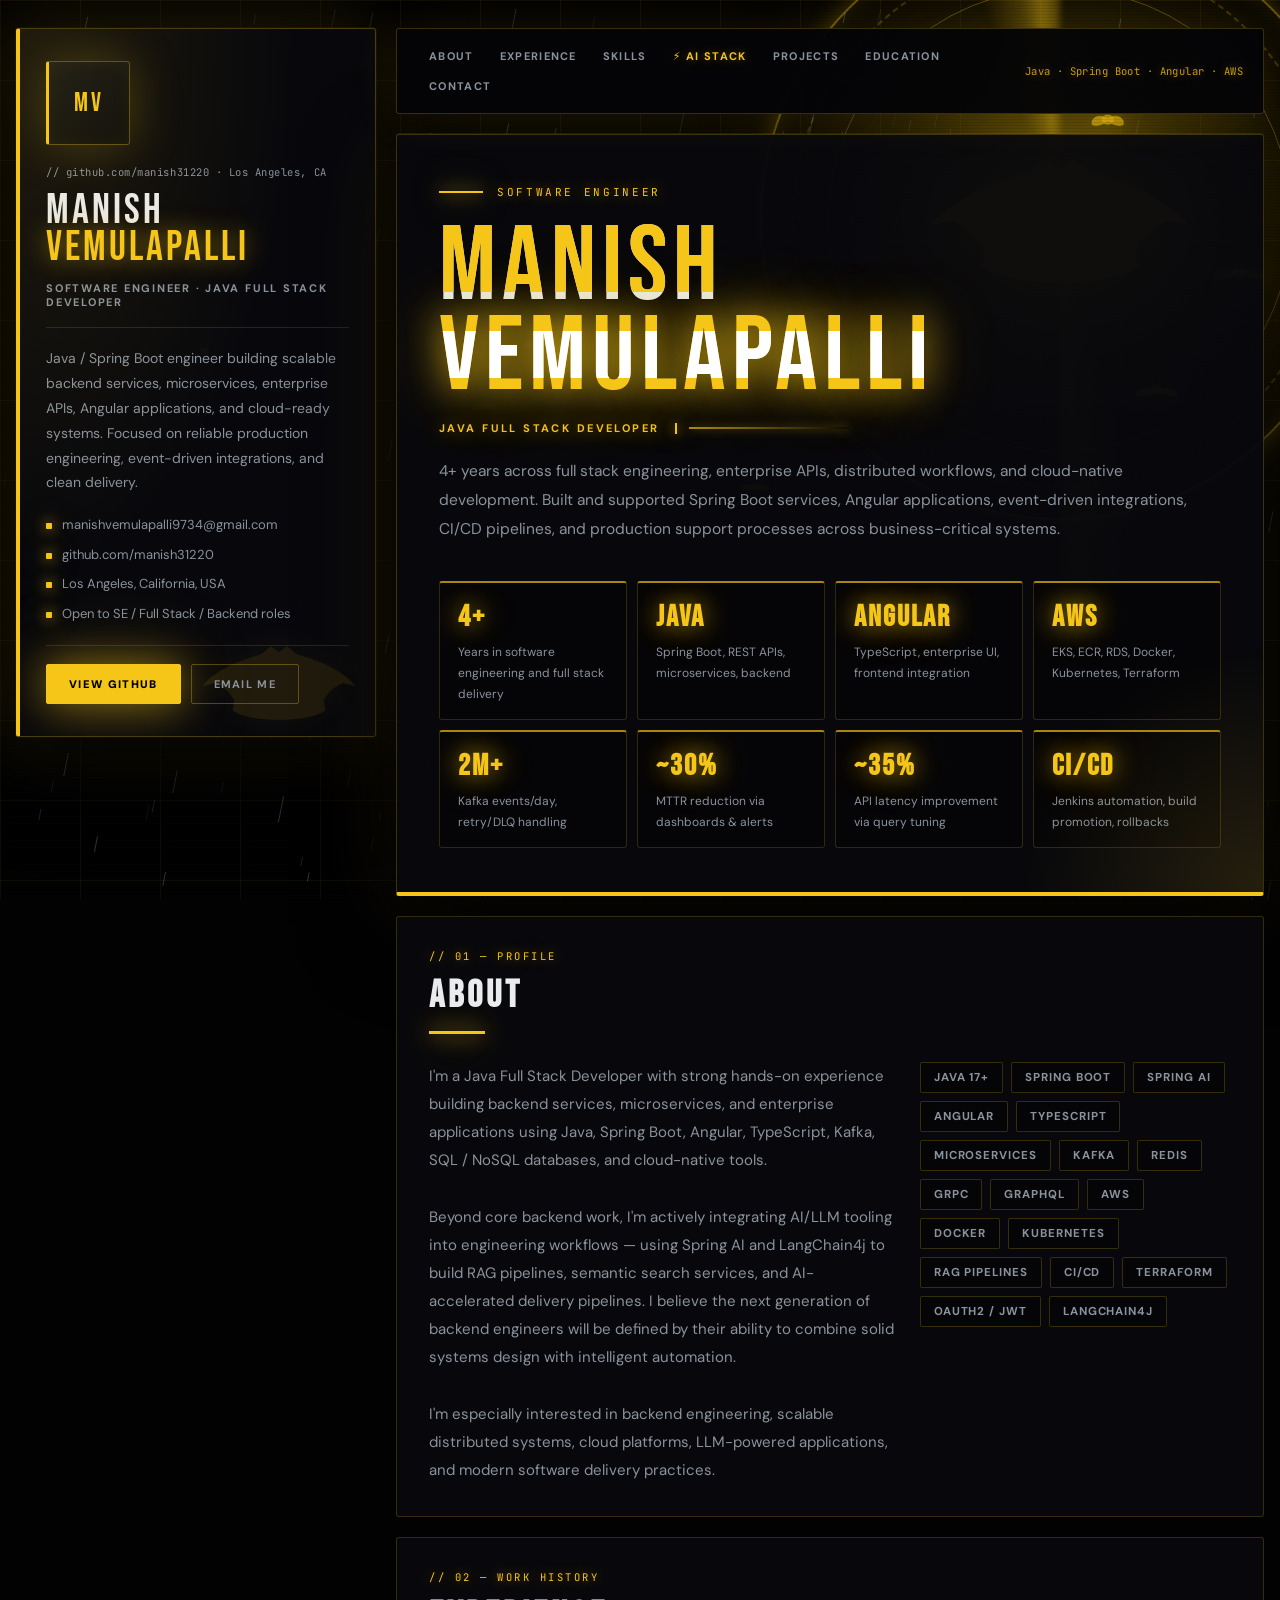
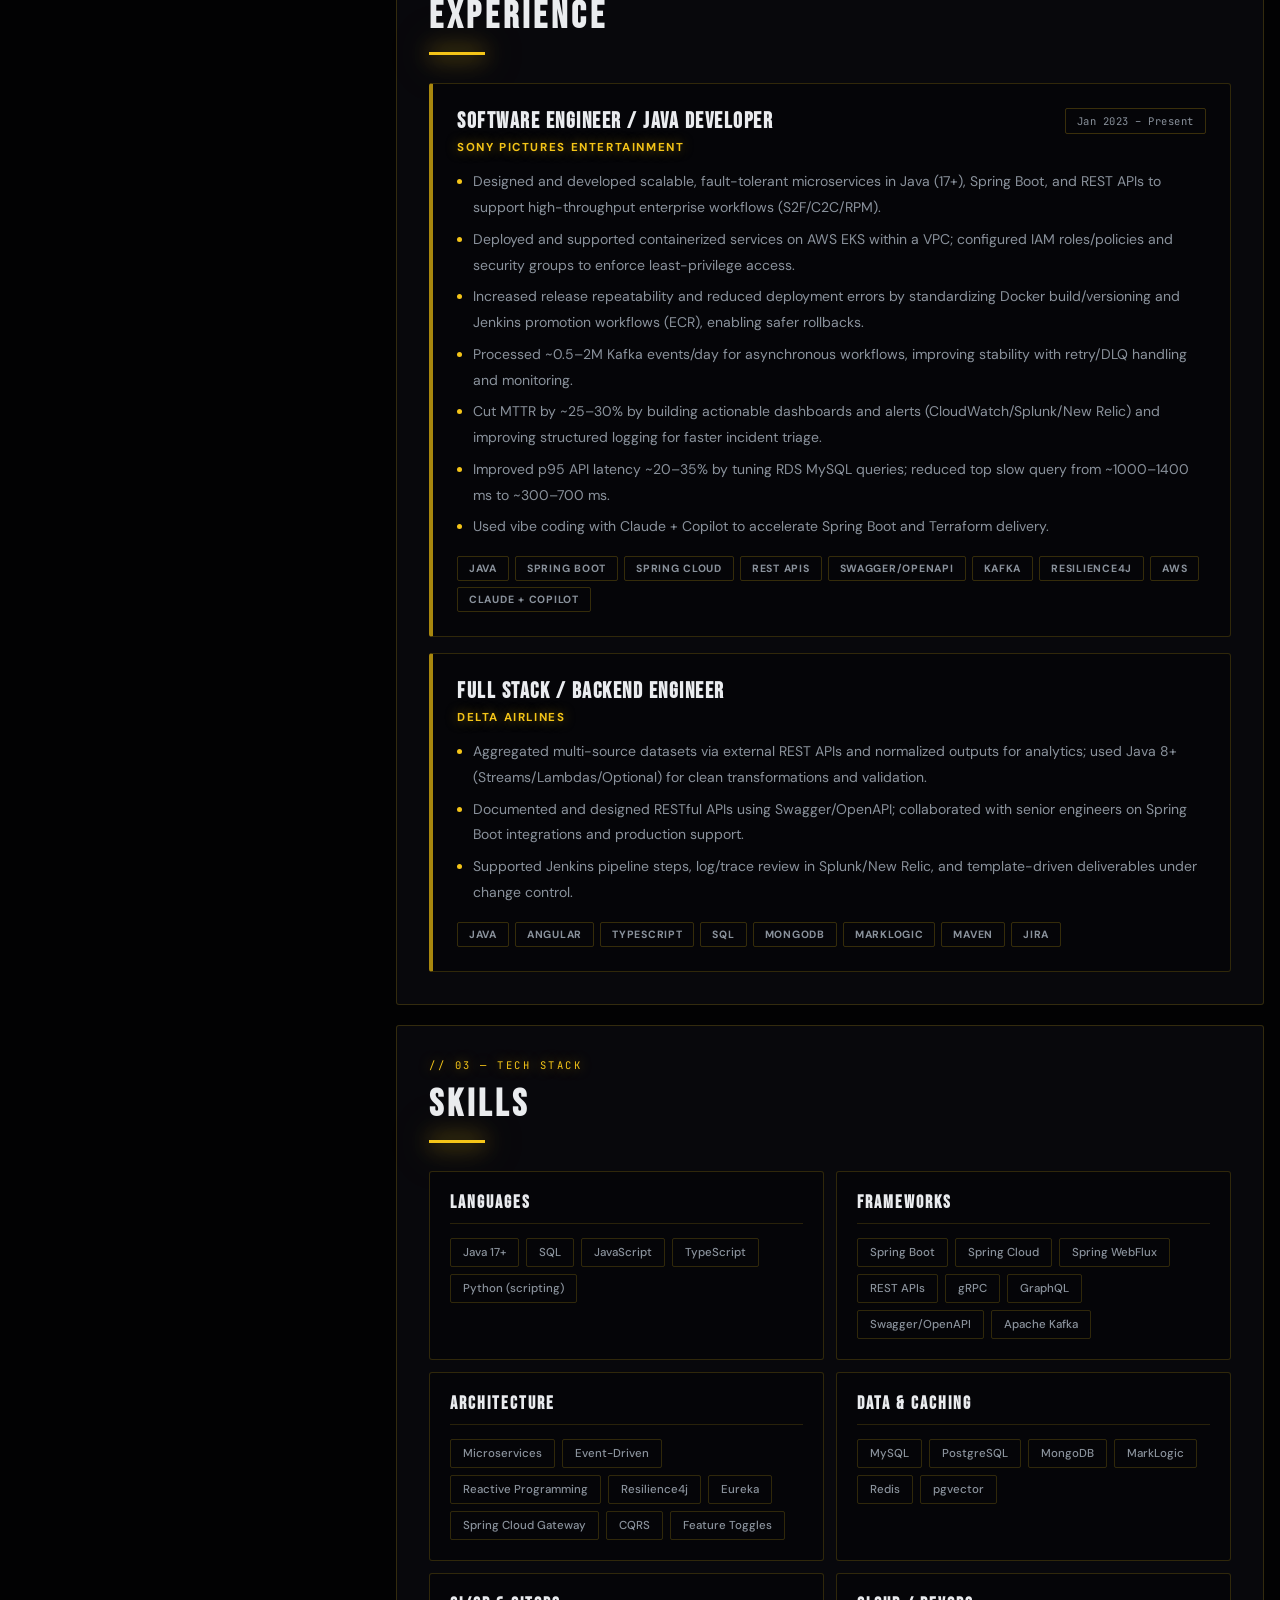
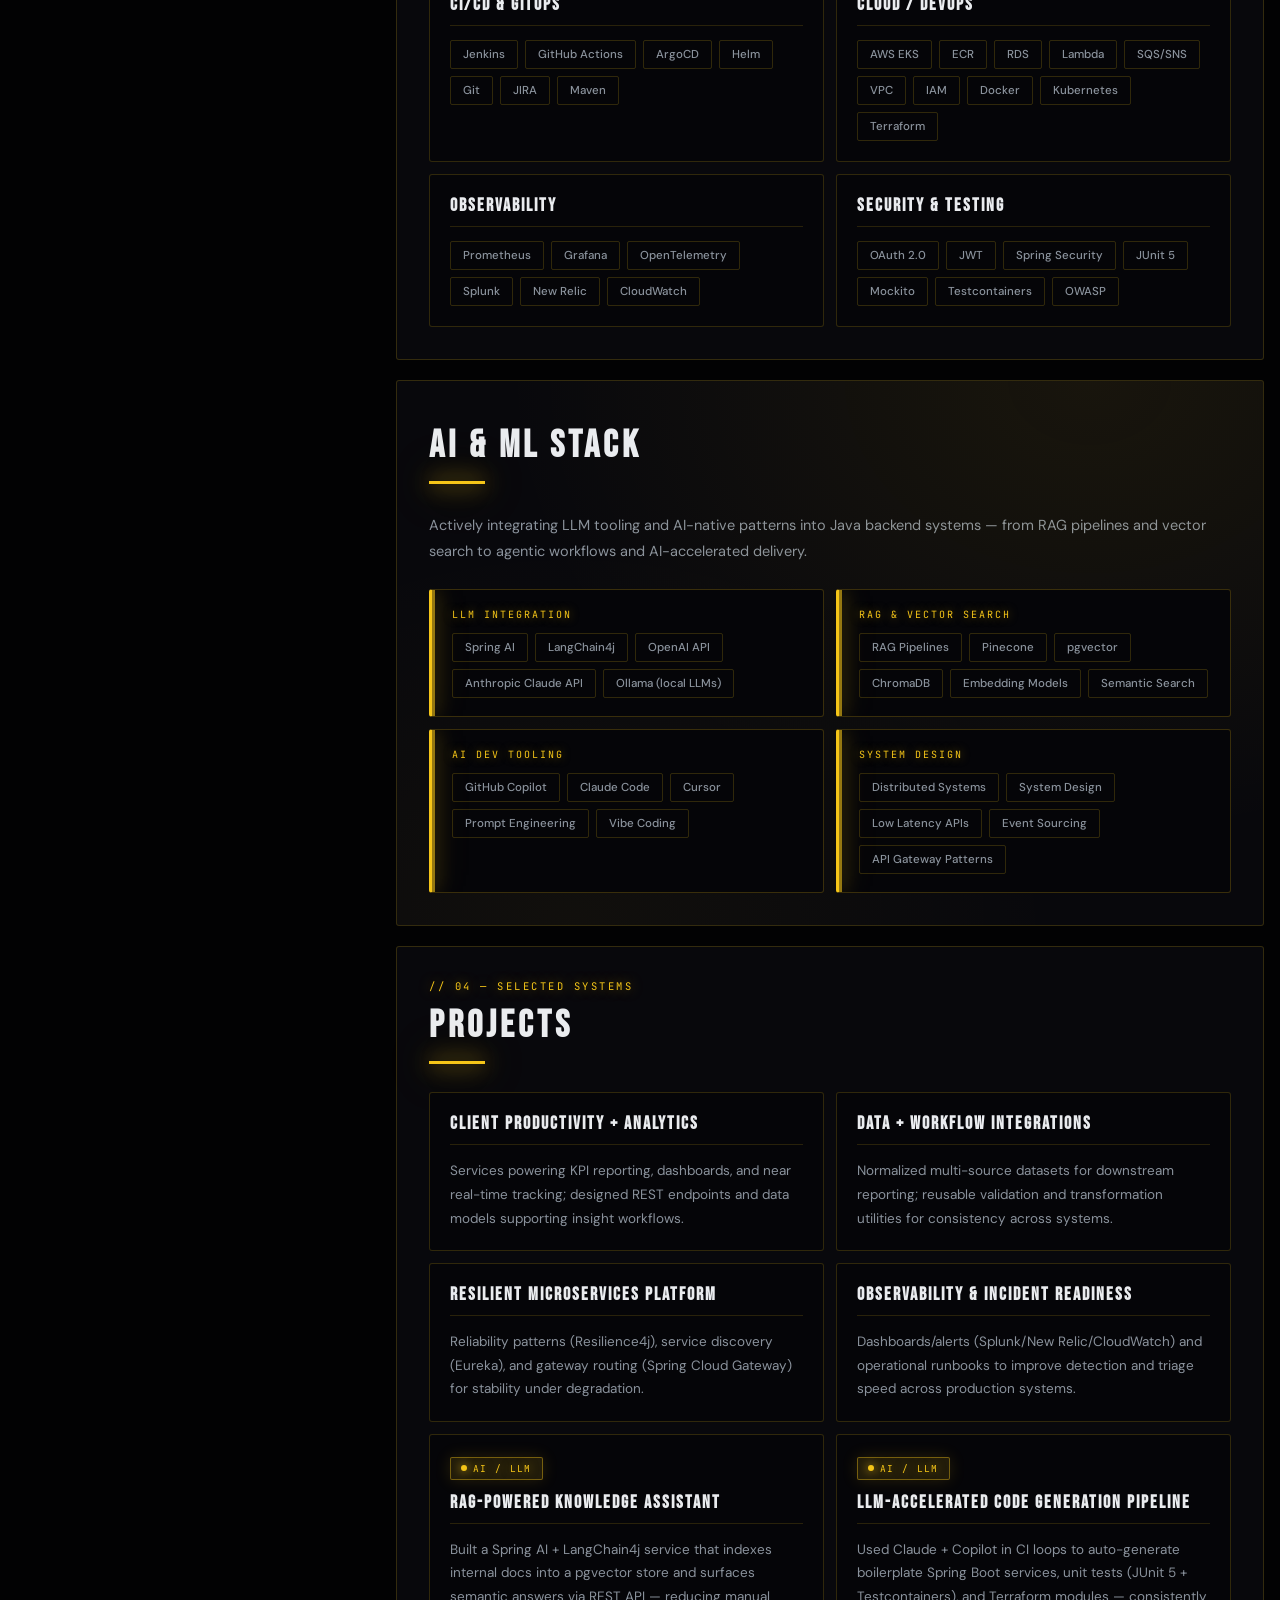
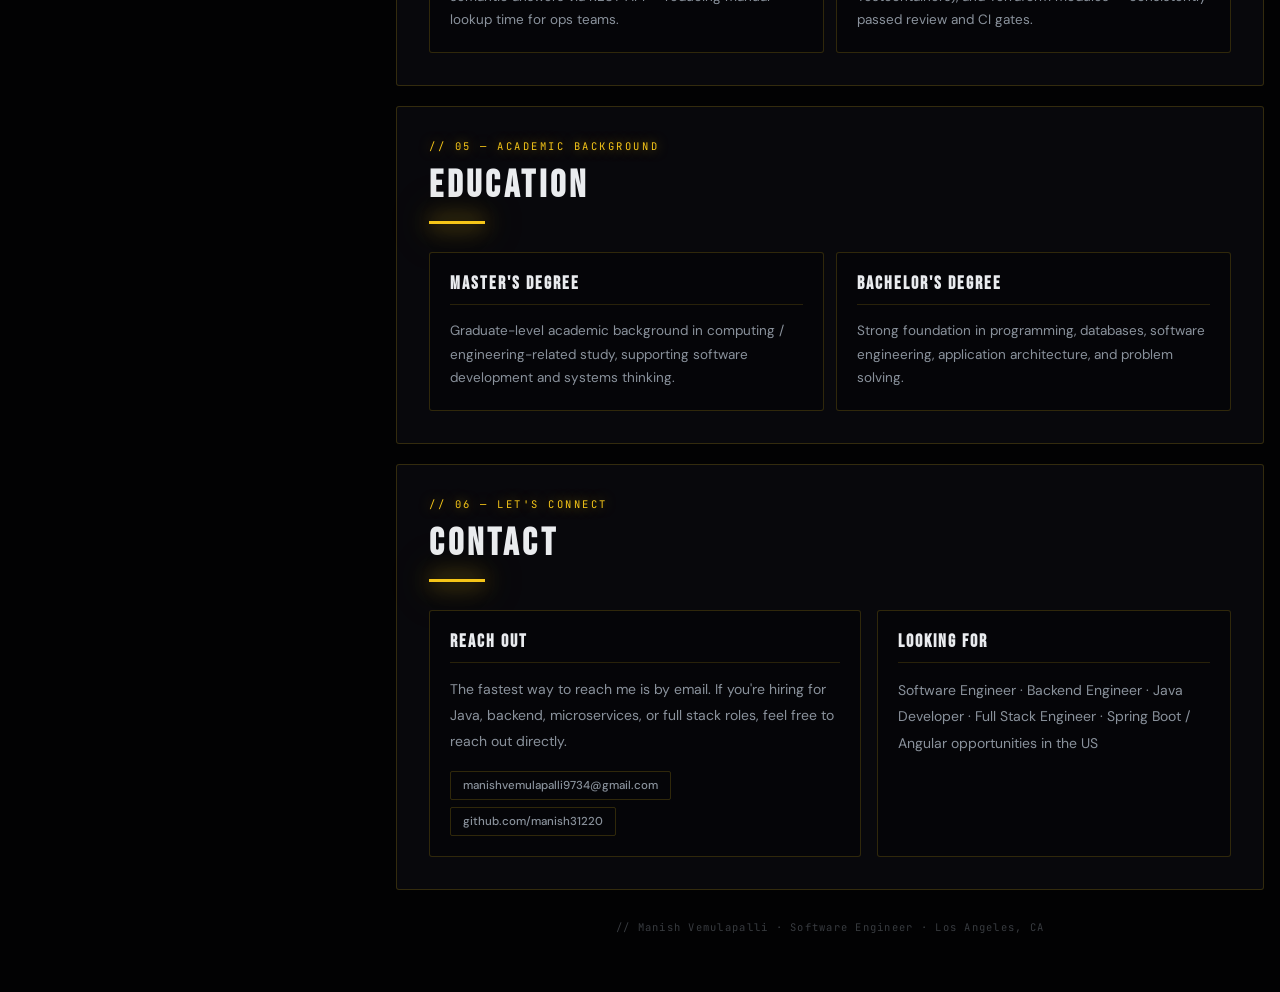
<file: index.html>
<!DOCTYPE html>
<html lang="en">
<head>
  <meta charset="UTF-8"/>
  <meta name="viewport" content="width=device-width, initial-scale=1.0"/>
  <title>Manish Vemulapalli — Software Engineer</title>
  <meta name="description" content="Manish Vemulapalli — Java Full Stack Developer. Spring Boot, Angular, Kafka, AWS."/>
  <link rel="preconnect" href="https://fonts.googleapis.com">
  <link rel="preconnect" href="https://fonts.gstatic.com" crossorigin>
  <link href="https://fonts.googleapis.com/css2?family=Bebas+Neue&family=DM+Sans:wght@300;400;500;600&family=JetBrains+Mono:wght@400;500&display=swap" rel="stylesheet">
  <style>
    :root{
      --bg:#020203;--card:#09090c;
      --y:#F5C518;--yd:#a8870e;
      --b:rgba(245,197,24,.18);--bh:rgba(245,197,24,.6);
      --txt:#eaecef;--mut:#8a929c;
      --sh:0 30px 90px rgba(0,0,0,.85);
      --mono:'JetBrains Mono',monospace;
      --sans:'DM Sans',system-ui,sans-serif;
      --D:'Bebas Neue',impact,sans-serif;
    }
    *,*::before,*::after{box-sizing:border-box;margin:0;padding:0;}
    html{scroll-behavior:smooth;}
    body{font-family:var(--sans);color:var(--txt);background:var(--bg);overflow-x:hidden;min-height:100vh;}
    #bg-canvas{position:fixed;inset:0;z-index:0;pointer-events:none;}
    .grid-over{position:fixed;inset:0;z-index:1;pointer-events:none;background-image:linear-gradient(rgba(245,197,24,.06) 1px,transparent 1px),linear-gradient(90deg,rgba(245,197,24,.06) 1px,transparent 1px);background-size:80px 80px;}
    .scan{position:fixed;inset:0;z-index:2;pointer-events:none;background:repeating-linear-gradient(to bottom,transparent,transparent 2px,rgba(0,0,0,.1) 2px,rgba(0,0,0,.1) 3px);}
    .lightning{position:fixed;inset:0;z-index:999;pointer-events:none;background:rgba(245,197,24,.14);opacity:0;}
    .lightning.flash{animation:lflash .4s ease-out forwards;}
    @keyframes lflash{0%{opacity:0;}8%{opacity:1;}20%{opacity:.2;}35%{opacity:.85;}55%{opacity:.1;}70%{opacity:.6;}100%{opacity:0;}}
    /* BAT SIGNAL */
    .sig{position:fixed;top:-160px;right:-160px;width:760px;height:760px;pointer-events:none;z-index:1;}
    .sig-glow{position:absolute;inset:0;border-radius:50%;background:radial-gradient(circle,rgba(245,197,24,.2) 0%,rgba(245,197,24,.1) 28%,rgba(245,197,24,.03) 52%,transparent 68%);animation:breathe 4s ease-in-out infinite;}
    .sig-ring{position:absolute;border-radius:50%;border:2px solid rgba(245,197,24,.4);}
    .sig-ring.r1{inset:80px;animation:spin 20s linear infinite;box-shadow:0 0 25px rgba(245,197,24,.25),inset 0 0 25px rgba(245,197,24,.1);}
    .sig-ring.r2{inset:112px;border-style:dashed;border-color:rgba(245,197,24,.2);animation:spin 36s linear infinite reverse;}
    .sig-ring.r3{inset:148px;border-width:1px;border-color:rgba(245,197,24,.3);animation:spin 28s linear infinite;}
    .sig-beam{position:absolute;inset:0;border-radius:50%;background:conic-gradient(from 0deg,transparent 340deg,rgba(245,197,24,.22) 350deg,rgba(245,197,24,.45) 355deg,rgba(245,197,24,.22) 360deg);animation:spin 7s linear infinite;filter:blur(3px);}
    .sig-beam2{position:absolute;inset:0;border-radius:50%;background:conic-gradient(from 180deg,transparent 344deg,rgba(245,197,24,.15) 352deg,rgba(245,197,24,.28) 357deg,rgba(245,197,24,.15) 360deg);animation:spin 7s linear infinite;filter:blur(1px);}
    .sig-bat{position:absolute;inset:0;display:flex;align-items:center;justify-content:center;}
    .sig-bat svg{width:270px;height:125px;filter:drop-shadow(0 0 35px rgba(245,197,24,1)) drop-shadow(0 0 70px rgba(245,197,24,.6)) drop-shadow(0 0 120px rgba(245,197,24,.3));animation:bat-pulse 3s ease-in-out infinite;}
    @keyframes breathe{0%,100%{opacity:.85;transform:scale(1);}50%{opacity:1;transform:scale(1.07);}}
    @keyframes spin{from{transform:rotate(0deg);}to{transform:rotate(360deg);}}
    @keyframes bat-pulse{0%,100%{opacity:.5;filter:drop-shadow(0 0 22px rgba(245,197,24,.8)) drop-shadow(0 0 55px rgba(245,197,24,.35));}50%{opacity:1;filter:drop-shadow(0 0 45px rgba(245,197,24,1)) drop-shadow(0 0 90px rgba(245,197,24,.7)) drop-shadow(0 0 150px rgba(245,197,24,.35));}}
    a{color:inherit;text-decoration:none;}
    /* LAYOUT */
    .page{position:relative;z-index:10;width:min(1260px,calc(100% - 32px));margin:28px auto;display:grid;grid-template-columns:360px 1fr;gap:20px;align-items:start;}
    /* SIDEBAR */
    .sidebar{position:sticky;top:20px;border-radius:3px;padding:32px 26px;background:rgba(9,9,13,.97);border:1px solid rgba(245,197,24,.28);border-left:4px solid var(--y);box-shadow:var(--sh),-8px 0 80px rgba(245,197,24,.18),0 0 0 1px rgba(245,197,24,.06);overflow:hidden;animation:slideUp .7s cubic-bezier(.2,.8,.2,1) both;}
    .sidebar::before{content:'';position:absolute;inset:-1px;border-radius:3px;background:transparent;animation:sb-pulse 3s ease-in-out infinite;pointer-events:none;}
    @keyframes sb-pulse{0%,100%{box-shadow:0 0 25px rgba(245,197,24,.12),inset 0 0 25px rgba(245,197,24,.04);}50%{box-shadow:0 0 60px rgba(245,197,24,.35),-5px 0 50px rgba(245,197,24,.22),inset 0 0 40px rgba(245,197,24,.08);}}
    .sb-bg{position:absolute;inset:0;pointer-events:none;background:radial-gradient(ellipse at 0% 0%,rgba(245,197,24,.1),transparent 55%);}
    .sb-bat{position:absolute;bottom:16px;right:16px;opacity:.1;color:var(--y);pointer-events:none;filter:drop-shadow(0 0 16px rgba(245,197,24,.5));animation:breathe 6s ease-in-out infinite;}
    .avatar{width:84px;height:84px;border-radius:3px;background:linear-gradient(145deg,#111216,#07080b);border:1px solid rgba(245,197,24,.35);border-left:3px solid var(--y);display:flex;align-items:center;justify-content:center;font-family:var(--D);font-size:26px;letter-spacing:3px;color:var(--y);margin-bottom:20px;box-shadow:0 0 50px rgba(245,197,24,.25),inset 0 0 20px rgba(245,197,24,.06);animation:breathe 4s ease-in-out infinite;}
    .tiny{font-family:var(--mono);font-size:10.5px;color:var(--mut);letter-spacing:.05em;margin-bottom:14px;}
    .name{font-family:var(--D);font-size:42px;line-height:.88;letter-spacing:3px;color:var(--txt);margin-bottom:14px;}
    .name span{color:var(--y);text-shadow:0 0 24px rgba(245,197,24,.6);}
    .role{font-size:11px;font-weight:700;letter-spacing:.16em;text-transform:uppercase;color:var(--mut);margin-bottom:18px;padding-bottom:18px;border-bottom:1px solid rgba(245,197,24,.15);}
    .summary{color:var(--mut);line-height:1.78;font-size:14px;margin-bottom:20px;}
    .cl{display:grid;gap:10px;margin:20px 0;}
    .ci{display:flex;align-items:flex-start;gap:10px;color:var(--mut);font-size:13px;line-height:1.5;}
    .dot{width:6px;height:6px;border-radius:1px;background:var(--y);margin-top:8px;flex:0 0 auto;box-shadow:0 0 14px rgba(245,197,24,1),0 0 28px rgba(245,197,24,.5);animation:dot-pulse 2s ease-in-out infinite;}
    @keyframes dot-pulse{0%,100%{box-shadow:0 0 10px rgba(245,197,24,.8),0 0 20px rgba(245,197,24,.35);}50%{box-shadow:0 0 22px rgba(245,197,24,1),0 0 44px rgba(245,197,24,.7),0 0 70px rgba(245,197,24,.25);}}
    .cta{display:flex;gap:10px;flex-wrap:wrap;margin-top:22px;padding-top:18px;border-top:1px solid rgba(245,197,24,.15);}
    .btn{display:inline-flex;align-items:center;gap:8px;padding:12px 22px;border-radius:2px;font-size:11px;font-weight:700;letter-spacing:.12em;text-transform:uppercase;border:1px solid rgba(245,197,24,.32);background:transparent;color:var(--mut);transition:all .2s ease;position:relative;overflow:hidden;}
    .btn::before{content:'';position:absolute;left:0;top:0;bottom:0;width:3px;background:var(--y);box-shadow:0 0 20px rgba(245,197,24,1),0 0 40px rgba(245,197,24,.6);transform:scaleY(0);transform-origin:bottom;transition:transform .22s ease;}
    .btn::after{content:'';position:absolute;inset:0;background:linear-gradient(90deg,rgba(245,197,24,.1),transparent);opacity:0;transition:opacity .2s ease;}
    .btn:hover{border-color:var(--bh);color:var(--y);box-shadow:0 0 50px rgba(245,197,24,.25),0 0 100px rgba(245,197,24,.1);}
    .btn:hover::before{transform:scaleY(1);}
    .btn:hover::after{opacity:1;}
    .btn.primary{background:var(--y);color:#000;border-color:var(--y);font-weight:900;box-shadow:0 0 40px rgba(245,197,24,.5),0 0 80px rgba(245,197,24,.25);}
    .btn.primary::before,.btn.primary::after{display:none;}
    .btn.primary:hover{background:#ffd600;box-shadow:0 0 80px rgba(245,197,24,.9),0 0 160px rgba(245,197,24,.5),0 0 240px rgba(245,197,24,.2);transform:translateY(-2px) scale(1.03);}
    /* NAV */
    .content{min-width:0;}
    .topbar{position:sticky;top:20px;z-index:20;margin-bottom:20px;border-radius:3px;padding:13px 20px;background:rgba(5,5,7,.95);border:1px solid rgba(245,197,24,.22);backdrop-filter:blur(28px);box-shadow:0 0 50px rgba(245,197,24,.1);animation:slideUp .6s cubic-bezier(.2,.8,.2,1) both;}
    .nav{display:flex;align-items:center;justify-content:space-between;gap:12px;}
    .nav-links{display:flex;flex-wrap:wrap;gap:2px;}
    .nav-links a{padding:7px 12px;color:var(--mut);border-radius:2px;font-size:11px;font-weight:700;letter-spacing:.12em;text-transform:uppercase;transition:all .18s ease;position:relative;}
    .nav-links a::after{content:'';position:absolute;left:12px;right:12px;bottom:3px;height:2px;background:var(--y);box-shadow:0 0 14px rgba(245,197,24,1),0 0 28px rgba(245,197,24,.5);transform:scaleX(0);transform-origin:left;transition:transform .2s ease;}
    .nav-links a:hover{color:var(--y);text-shadow:0 0 14px rgba(245,197,24,.6);}
    .nav-links a:hover::after{transform:scaleX(1);}
    .nav-badge{font-family:var(--mono);font-size:10.5px;color:var(--y);opacity:.8;white-space:nowrap;letter-spacing:.04em;text-shadow:0 0 12px rgba(245,197,24,.5);}
    /* HERO */
    .hero{border-radius:3px;padding:50px 42px 44px;background:rgba(9,9,13,.97);border:1px solid rgba(245,197,24,.22);border-bottom:4px solid var(--y);box-shadow:var(--sh),0 8px 100px rgba(245,197,24,.1),0 -1px 0 rgba(245,197,24,.12);margin-bottom:20px;position:relative;overflow:hidden;animation:slideUp .8s cubic-bezier(.2,.8,.2,1) both;}
    .hero::after{content:'';position:absolute;bottom:0;right:0;width:300px;height:300px;background:radial-gradient(ellipse at 100% 100%,rgba(245,197,24,.12),transparent 58%);pointer-events:none;}
    .eyebrow{font-family:var(--mono);font-size:11px;color:var(--y);letter-spacing:.24em;text-transform:uppercase;margin-bottom:24px;display:flex;align-items:center;gap:14px;text-shadow:0 0 14px rgba(245,197,24,.6);}
    .eyebrow::before{content:'';display:block;width:44px;height:2px;background:var(--y);box-shadow:0 0 18px rgba(245,197,24,1),0 0 36px rgba(245,197,24,.5);}
    /* GLITCH */
    .hname{font-family:var(--D);font-size:clamp(64px,9.5vw,106px);line-height:.85;letter-spacing:6px;color:var(--txt);margin-bottom:18px;position:relative;display:inline-block;animation:name-glow 4s ease-in-out infinite;}
    @keyframes name-glow{0%,100%{text-shadow:0 0 40px rgba(245,197,24,.25),0 0 80px rgba(245,197,24,.1);}50%{text-shadow:0 0 70px rgba(245,197,24,.5),0 0 140px rgba(245,197,24,.22),0 0 220px rgba(245,197,24,.1);}}
    .hname .yl{color:var(--y);text-shadow:0 0 35px rgba(245,197,24,.8),0 0 70px rgba(245,197,24,.45),0 0 110px rgba(245,197,24,.22);}
    .gl{position:absolute;inset:0;font-family:var(--D);font-size:inherit;line-height:inherit;letter-spacing:inherit;pointer-events:none;opacity:0;white-space:nowrap;}
    .gl.a{color:var(--y);}
    .gl.b{color:#fff;}
    .hname.glitch .gl.a{opacity:1;animation:ga .38s steps(4) forwards;clip-path:polygon(0 0,100% 0,100% 38%,0 38%);}
    .hname.glitch .gl.b{opacity:1;animation:gb .38s steps(4) forwards;clip-path:polygon(0 60%,100% 60%,100% 86%,0 86%);}
    @keyframes ga{0%{transform:translateX(0) skewX(0);}25%{transform:translateX(-14px) skewX(-10deg);}50%{transform:translateX(10px) skewX(6deg);}75%{transform:translateX(-6px) skewX(-4deg);}100%{transform:translateX(0);}}
    @keyframes gb{0%{transform:translateX(0) skewX(0);}25%{transform:translateX(14px) skewX(10deg);}50%{transform:translateX(-10px) skewX(-6deg);}75%{transform:translateX(6px) skewX(4deg);}100%{transform:translateX(0);}}
    /* SUBTITLE TYPEWRITER */
    .hsub{font-size:11px;font-weight:700;letter-spacing:.22em;text-transform:uppercase;color:var(--y);margin-bottom:22px;display:flex;align-items:center;gap:12px;text-shadow:0 0 18px rgba(245,197,24,.7);}
    .hsub::after{content:'';flex:1;max-width:160px;height:2px;background:linear-gradient(90deg,rgba(245,197,24,.7),transparent);box-shadow:0 0 10px rgba(245,197,24,.5);}
    .cursor{display:inline-block;width:2px;height:1em;background:var(--y);margin-left:3px;vertical-align:middle;box-shadow:0 0 12px rgba(245,197,24,1),0 0 24px rgba(245,197,24,.5);animation:blink .7s step-end infinite;}
    @keyframes blink{0%,100%{opacity:1;}50%{opacity:0;}}
    .hdesc{color:var(--mut);max-width:760px;line-height:1.88;font-size:15.5px;margin-bottom:36px;}
    /* STATS */
    .stats{display:grid;grid-template-columns:repeat(auto-fit,minmax(150px,1fr));gap:10px;}
    .stat{border-radius:3px;padding:16px 18px;background:rgba(6,6,9,.98);border:1px solid rgba(245,197,24,.18);border-top:2px solid var(--yd);transition:all .26s ease;position:relative;overflow:hidden;}
    .stat::before{content:'';position:absolute;inset:0;background:linear-gradient(135deg,rgba(245,197,24,.08),transparent 50%);opacity:0;transition:opacity .26s ease;}
    .stat::after{content:'';position:absolute;left:0;bottom:0;right:0;height:1px;background:linear-gradient(90deg,transparent,rgba(245,197,24,.4),transparent);transform:scaleX(0);transform-origin:left;transition:transform .4s ease;}
    .stat:hover{border-top-color:var(--y);border-color:rgba(245,197,24,.55);box-shadow:0 0 50px rgba(245,197,24,.25),0 0 100px rgba(245,197,24,.1),0 12px 50px rgba(0,0,0,.6);transform:translateY(-5px);}
    .stat:hover::before{opacity:1;}
    .stat:hover::after{transform:scaleX(1);}
    .stat strong{display:block;font-family:var(--D);font-size:30px;letter-spacing:2px;color:var(--y);margin-bottom:5px;text-shadow:0 0 24px rgba(245,197,24,.7),0 0 50px rgba(245,197,24,.35);}
    .stat span{color:var(--mut);font-size:12px;line-height:1.5;}
    /* SECTIONS */
    section.block{border-radius:3px;padding:32px;background:rgba(9,9,13,.97);border:1px solid rgba(245,197,24,.18);margin-bottom:20px;transition:border-color .24s ease,box-shadow .24s ease;animation:slideUp .9s cubic-bezier(.2,.8,.2,1) both;}
    section.block:hover{border-color:rgba(245,197,24,.4);box-shadow:0 0 70px rgba(245,197,24,.1);}
    .label{font-family:var(--mono);font-size:10.5px;color:var(--y);letter-spacing:.24em;text-transform:uppercase;margin-bottom:10px;text-shadow:0 0 12px rgba(245,197,24,.55);}
    h2.stitle{font-family:var(--D);font-size:38px;letter-spacing:4px;color:var(--txt);margin:0 0 28px;position:relative;padding-bottom:16px;}
    h2.stitle::after{content:'';position:absolute;left:0;bottom:0;width:56px;height:3px;background:var(--y);box-shadow:0 0 22px rgba(245,197,24,1),0 0 44px rgba(245,197,24,.6),0 0 88px rgba(245,197,24,.25);animation:lpulse 3s ease-in-out infinite;}
    @keyframes lpulse{0%,100%{box-shadow:0 0 16px rgba(245,197,24,.8),0 0 32px rgba(245,197,24,.4);}50%{box-shadow:0 0 35px rgba(245,197,24,1),0 0 70px rgba(245,197,24,.7),0 0 120px rgba(245,197,24,.3);}}
    /* ABOUT */
    .ag{display:grid;grid-template-columns:1.2fr .8fr;gap:24px;}
    .ac{color:var(--mut);line-height:1.88;font-size:15px;}
    .pg{display:flex;flex-wrap:wrap;gap:8px;align-content:flex-start;}
    .pill{padding:7px 13px;border-radius:2px;background:rgba(6,6,9,.98);border:1px solid rgba(245,197,24,.2);color:var(--mut);font-size:11.5px;font-weight:700;letter-spacing:.08em;text-transform:uppercase;transition:all .2s ease;cursor:default;}
    .pill:hover{border-color:var(--y);color:var(--y);box-shadow:0 0 28px rgba(245,197,24,.4),0 0 60px rgba(245,197,24,.18);transform:translateY(-2px);text-shadow:0 0 12px rgba(245,197,24,.5);}
    /* JOBS */
    .tl{display:grid;gap:16px;}
    .job{border-radius:3px;padding:24px;background:rgba(6,6,9,.98);border:1px solid rgba(245,197,24,.18);border-left:4px solid var(--yd);position:relative;overflow:hidden;transition:all .26s ease;}
    .job::before{content:'';position:absolute;left:-4px;top:0;bottom:0;width:4px;background:var(--y);box-shadow:0 0 24px rgba(245,197,24,1),0 0 48px rgba(245,197,24,.6);transform:scaleY(0);transform-origin:top;transition:transform .4s ease;}
    .job::after{content:'';position:absolute;inset:0;background:linear-gradient(90deg,rgba(245,197,24,.08),transparent 35%);opacity:0;transition:opacity .26s ease;}
    .job:hover::before{transform:scaleY(1);}
    .job:hover::after{opacity:1;}
    .job:hover{border-color:rgba(245,197,24,.55);box-shadow:-10px 0 50px rgba(245,197,24,.25),0 0 100px rgba(245,197,24,.1),0 28px 70px rgba(0,0,0,.7);transform:translateX(6px);}
    .jh{display:flex;justify-content:space-between;align-items:flex-start;gap:16px;margin-bottom:12px;flex-wrap:wrap;}
    .jt{font-family:var(--D);font-size:22px;letter-spacing:1.5px;color:var(--txt);margin:0 0 5px;}
    .jc{font-size:11.5px;font-weight:700;letter-spacing:.14em;text-transform:uppercase;color:var(--y);text-shadow:0 0 12px rgba(245,197,24,.5);}
    .jd{font-family:var(--mono);font-size:10.5px;color:var(--mut);white-space:nowrap;border:1px solid rgba(245,197,24,.22);padding:5px 11px;border-radius:2px;letter-spacing:.05em;}
    .bullets{margin:14px 0 0;padding-left:16px;color:var(--mut);line-height:1.84;font-size:14px;}
    .bullets li{margin-bottom:6px;}
    .bullets li::marker{color:var(--y);}
    .stack{display:flex;flex-wrap:wrap;gap:6px;margin-top:16px;}
    .stack span{padding:5px 11px;border-radius:2px;border:1px solid rgba(245,197,24,.2);color:var(--mut);font-size:10.5px;font-weight:700;letter-spacing:.07em;text-transform:uppercase;transition:all .18s ease;}
    .stack span:hover{border-color:var(--y);color:var(--y);text-shadow:0 0 10px rgba(245,197,24,.5);box-shadow:0 0 20px rgba(245,197,24,.25);}
    /* CARDS */
    .sg{display:grid;grid-template-columns:repeat(2,1fr);gap:12px;}
    .card{border-radius:3px;padding:20px;background:rgba(6,6,9,.98);border:1px solid rgba(245,197,24,.18);transition:all .26s ease;position:relative;overflow:hidden;}
    .card::before{content:'';position:absolute;top:0;left:0;right:0;height:3px;background:linear-gradient(90deg,var(--y),rgba(245,197,24,.3) 70%,transparent);box-shadow:0 0 20px rgba(245,197,24,.7),0 0 40px rgba(245,197,24,.35);opacity:0;transition:opacity .26s ease;}
    .card:hover{border-color:rgba(245,197,24,.55);box-shadow:0 0 60px rgba(245,197,24,.2),0 0 120px rgba(245,197,24,.08),0 24px 60px rgba(0,0,0,.7);transform:translateY(-5px);}
    .card:hover::before{opacity:1;}
    .card h3{font-family:var(--D);font-size:18px;letter-spacing:2px;color:var(--txt);margin:0 0 14px;padding-bottom:10px;border-bottom:1px solid rgba(245,197,24,.15);}
    .list{display:flex;flex-wrap:wrap;gap:7px;}
    .list span{padding:6px 12px;border-radius:2px;border:1px solid rgba(245,197,24,.18);color:var(--mut);font-size:11.5px;font-weight:500;transition:all .18s ease;}
    .list span:hover{border-color:var(--y);color:var(--y);box-shadow:0 0 20px rgba(245,197,24,.3);}
    .pj{display:grid;grid-template-columns:repeat(2,1fr);gap:12px;}
    .pj .card p{color:var(--mut);line-height:1.75;font-size:13.5px;margin:0;}
    .eg{display:grid;grid-template-columns:repeat(2,1fr);gap:12px;}
    .eg .card p{color:var(--mut);line-height:1.75;font-size:13.5px;margin:0;}
    .cb{display:grid;grid-template-columns:1.1fr .9fr;gap:16px;}
    .footer{font-family:var(--mono);font-size:10.5px;letter-spacing:.12em;color:var(--mut);text-align:center;padding:10px 0 30px;opacity:.4;}
    /* SCROLL REVEAL */
    .sr{opacity:0;transform:translateY(24px) scale(.975);filter:blur(7px);transition:opacity .55s cubic-bezier(.2,.8,.2,1),transform .55s cubic-bezier(.2,.8,.2,1),filter .55s cubic-bezier(.2,.8,.2,1);transition-delay:var(--d,0ms);}
    .sr.on{opacity:1;transform:none;filter:blur(0);}
    @keyframes slideUp{from{opacity:0;transform:translateY(18px);}to{opacity:1;transform:none;}}
    /* ── AI SECTION ──────────────────────────────────── */
    .ai-section{
      border-color:rgba(245,197,24,.3);
      background:rgba(9,9,13,.97);
      position:relative;overflow:hidden;
    }
    .ai-section::before{
      content:'';position:absolute;inset:0;pointer-events:none;
      background:radial-gradient(ellipse at 80% 0%,rgba(245,197,24,.07),transparent 60%),
                 radial-gradient(ellipse at 20% 100%,rgba(245,197,24,.04),transparent 50%);
    }
    .ai-label{
      font-size:11.5px;letter-spacing:.18em;
      color:var(--y);text-shadow:0 0 16px rgba(245,197,24,.8);
      animation:lpulse 2.5s ease-in-out infinite;
    }
    .ai-grid{display:grid;grid-template-columns:repeat(2,1fr);gap:12px;}
    .ai-card{
      border-radius:3px;padding:18px 20px;
      background:rgba(6,6,9,.98);
      border:1px solid rgba(245,197,24,.22);
      border-left:3px solid var(--y);
      transition:all .26s ease;position:relative;overflow:hidden;
    }
    .ai-card::before{
      content:'';position:absolute;left:0;top:0;bottom:0;width:3px;
      background:var(--y);
      box-shadow:0 0 18px rgba(245,197,24,1),0 0 36px rgba(245,197,24,.5);
      opacity:.6;
    }
    .ai-card:hover{
      border-color:rgba(245,197,24,.55);
      box-shadow:0 0 50px rgba(245,197,24,.18),0 0 100px rgba(245,197,24,.07);
      transform:translateX(4px);
    }
    .ai-card-label{
      font-family:var(--mono);font-size:10px;color:var(--y);
      letter-spacing:.2em;text-transform:uppercase;
      margin-bottom:12px;text-shadow:0 0 10px rgba(245,197,24,.5);
    }
    /* AI PROJECT BADGE */
    .ai-proj{position:relative;}
    .ai-proj-badge{
      display:inline-flex;align-items:center;gap:6px;
      background:rgba(245,197,24,.12);border:1px solid rgba(245,197,24,.4);
      color:var(--y);font-family:var(--mono);font-size:9.5px;
      letter-spacing:.14em;text-transform:uppercase;
      padding:4px 10px;border-radius:2px;margin-bottom:12px;
      text-shadow:0 0 10px rgba(245,197,24,.5);
      box-shadow:0 0 16px rgba(245,197,24,.15);
      animation:lpulse 3s ease-in-out infinite;
    }
    .ai-proj-badge::before{
      content:'';display:block;width:6px;height:6px;
      border-radius:50%;background:var(--y);
      box-shadow:0 0 10px rgba(245,197,24,1);
      animation:dot-pulse 1.5s ease-in-out infinite;
    }
    @media(max-width:1060px){.page{grid-template-columns:1fr;}.sidebar{position:relative;top:0;}.ag,.cb{grid-template-columns:1fr;}}
    @media(max-width:740px){.page{width:calc(100% - 20px);margin:10px auto;gap:14px;}.hero{padding:28px 22px;}section.block{padding:24px 20px;}.sidebar{padding:24px 20px;}.stats,.sg,.pj,.eg,.ai-grid{grid-template-columns:1fr;}.hname{font-size:60px;}}
    @media(prefers-reduced-motion:reduce){*,*::before,*::after{animation:none!important;transition:none!important;}.sr,.sr.on{opacity:1!important;transform:none!important;filter:none!important;}}
  </style>
</head>
<body>
<canvas id="bg-canvas"></canvas>
<div class="grid-over"></div>
<div class="scan"></div>
<div class="lightning" id="lightning"></div>

<div class="sig" aria-hidden="true">
  <div class="sig-glow"></div>
  <div class="sig-beam"></div>
  <div class="sig-beam2"></div>
  <div class="sig-ring r1"></div>
  <div class="sig-ring r2"></div>
  <div class="sig-ring r3"></div>
  <div class="sig-bat">
    <svg viewBox="0 0 200 92" fill="#F5C518">
      <path d="M100 8 L90 0 L78 10 C58 16 24 26 4 50 L20 46 C30 50 40 58 44 68 L42 80 C52 88 76 92 100 92 C124 92 148 88 158 80 L156 68 C160 58 170 50 180 46 L196 50 C176 26 142 16 122 10 L110 0 Z"/>
    </svg>
  </div>
</div>

<div class="page">
  <aside class="sidebar">
    <div class="sb-bg"></div>
    <svg class="sb-bat" width="160" height="74" viewBox="0 0 200 92" fill="currentColor" aria-hidden="true">
      <path d="M100 8 L90 0 L78 10 C58 16 24 26 4 50 L20 46 C30 50 40 58 44 68 L42 80 C52 88 76 92 100 92 C124 92 148 88 158 80 L156 68 C160 58 170 50 180 46 L196 50 C176 26 142 16 122 10 L110 0 Z"/>
    </svg>
    <div class="avatar">MV</div>
    <div class="tiny">// github.com/manish31220 · Los Angeles, CA</div>
    <div class="name">MANISH<br><span>VEMULAPALLI</span></div>
    <div class="role">Software Engineer · Java Full Stack Developer</div>
    <div class="summary">Java / Spring Boot engineer building scalable backend services, microservices, enterprise APIs, Angular applications, and cloud-ready systems. Focused on reliable production engineering, event-driven integrations, and clean delivery.</div>
    <div class="cl">
      <div class="ci"><span class="dot"></span><div>manishvemulapalli9734@gmail.com</div></div>
      <div class="ci"><span class="dot"></span><div>github.com/manish31220</div></div>
      <div class="ci"><span class="dot"></span><div>Los Angeles, California, USA</div></div>
      <div class="ci"><span class="dot"></span><div>Open to SE / Full Stack / Backend roles</div></div>
    </div>
    <div class="cta">
      <a class="btn primary" href="https://github.com/manish31220" target="_blank" rel="noreferrer">View GitHub</a>
      <a class="btn" href="mailto:manishvemulapalli9734@gmail.com">Email Me</a>
    </div>
  </aside>

  <main class="content">
    <div class="topbar">
      <div class="nav">
        <div class="nav-links">
          <a href="#about">About</a><a href="#experience">Experience</a><a href="#skills">Skills</a>
          <a href="#ai" style="color:var(--y);text-shadow:0 0 10px rgba(245,197,24,.4)">⚡ AI Stack</a>
          <a href="#projects">Projects</a><a href="#education">Education</a><a href="#contact">Contact</a>
        </div>
        <div class="nav-badge">Java · Spring Boot · Angular · AWS</div>
      </div>
    </div>

    <section class="hero" id="home">
      <div class="eyebrow">Software Engineer</div>
      <div class="hname" id="heroName">
        MANISH<br><span class="yl">VEMULAPALLI</span>
        <span class="gl a" aria-hidden="true">MANISH<br>VEMULAPALLI</span>
        <span class="gl b" aria-hidden="true">MANISH<br>VEMULAPALLI</span>
      </div>
      <div class="hsub"><span id="typeTarget"></span><span class="cursor"></span></div>
      <p class="hdesc">4+ years across full stack engineering, enterprise APIs, distributed workflows, and cloud-native development. Built and supported Spring Boot services, Angular applications, event-driven integrations, CI/CD pipelines, and production support processes across business-critical systems.</p>
      <div class="stats">
        <div class="stat sr" style="--d:0ms"><strong class="cnt" data-to="4" data-sfx="+">0+</strong><span>Years in software engineering and full stack delivery</span></div>
        <div class="stat sr" style="--d:70ms"><strong>Java</strong><span>Spring Boot, REST APIs, microservices, backend</span></div>
        <div class="stat sr" style="--d:140ms"><strong>Angular</strong><span>TypeScript, enterprise UI, frontend integration</span></div>
        <div class="stat sr" style="--d:210ms"><strong>AWS</strong><span>EKS, ECR, RDS, Docker, Kubernetes, Terraform</span></div>
        <div class="stat sr" style="--d:280ms"><strong class="cnt" data-to="2" data-sfx="M+">0M+</strong><span>Kafka events/day, retry/DLQ handling</span></div>
        <div class="stat sr" style="--d:350ms"><strong class="cnt" data-to="30" data-sfx="%" data-pre="~">~0%</strong><span>MTTR reduction via dashboards & alerts</span></div>
        <div class="stat sr" style="--d:420ms"><strong class="cnt" data-to="35" data-sfx="%" data-pre="~">~0%</strong><span>API latency improvement via query tuning</span></div>
        <div class="stat sr" style="--d:490ms"><strong>CI/CD</strong><span>Jenkins automation, build promotion, rollbacks</span></div>
      </div>
    </section>

    <section class="block sr" id="about">
      <div class="label">// 01 — Profile</div><h2 class="stitle">ABOUT</h2>
      <div class="ag">
        <div class="ac">I'm a Java Full Stack Developer with strong hands-on experience building backend services, microservices, and enterprise applications using Java, Spring Boot, Angular, TypeScript, Kafka, SQL / NoSQL databases, and cloud-native tools.<br><br>
        Beyond core backend work, I'm actively integrating AI/LLM tooling into engineering workflows — using Spring AI and LangChain4j to build RAG pipelines, semantic search services, and AI-accelerated delivery pipelines. I believe the next generation of backend engineers will be defined by their ability to combine solid systems design with intelligent automation.<br><br>
        I'm especially interested in backend engineering, scalable distributed systems, cloud platforms, LLM-powered applications, and modern software delivery practices.</div>
        <div class="pg">
          <span class="pill">Java 17+</span><span class="pill">Spring Boot</span><span class="pill">Spring AI</span>
          <span class="pill">Angular</span><span class="pill">TypeScript</span><span class="pill">Microservices</span>
          <span class="pill">Kafka</span><span class="pill">Redis</span><span class="pill">gRPC</span>
          <span class="pill">GraphQL</span><span class="pill">AWS</span><span class="pill">Docker</span>
          <span class="pill">Kubernetes</span><span class="pill">RAG Pipelines</span><span class="pill">CI/CD</span>
          <span class="pill">Terraform</span><span class="pill">OAuth2 / JWT</span><span class="pill">LangChain4j</span>
        </div>
      </div>
    </section>

    <section class="block sr" id="experience">
      <div class="label">// 02 — Work History</div><h2 class="stitle">EXPERIENCE</h2>
      <div class="tl">
        <article class="job sr">
          <div class="jh"><div><h3 class="jt">Software Engineer / Java Developer</h3><div class="jc">Sony Pictures Entertainment</div></div><div class="jd">Jan 2023 – Present</div></div>
          <ul class="bullets">
            <li>Designed and developed scalable, fault-tolerant microservices in Java (17+), Spring Boot, and REST APIs to support high-throughput enterprise workflows (S2F/C2C/RPM).</li>
            <li>Deployed and supported containerized services on AWS EKS within a VPC; configured IAM roles/policies and security groups to enforce least-privilege access.</li>
            <li>Increased release repeatability and reduced deployment errors by standardizing Docker build/versioning and Jenkins promotion workflows (ECR), enabling safer rollbacks.</li>
            <li>Processed ~0.5–2M Kafka events/day for asynchronous workflows, improving stability with retry/DLQ handling and monitoring.</li>
            <li>Cut MTTR by ~25–30% by building actionable dashboards and alerts (CloudWatch/Splunk/New Relic) and improving structured logging for faster incident triage.</li>
            <li>Improved p95 API latency ~20–35% by tuning RDS MySQL queries; reduced top slow query from ~1000–1400 ms to ~300–700 ms.</li>
            <li>Used vibe coding with Claude + Copilot to accelerate Spring Boot and Terraform delivery.</li>
          </ul>
          <div class="stack"><span>Java</span><span>Spring Boot</span><span>Spring Cloud</span><span>REST APIs</span><span>Swagger/OpenAPI</span><span>Kafka</span><span>Resilience4j</span><span>AWS</span><span>Claude + Copilot</span></div>
        </article>
        <article class="job sr" style="--d:80ms">
          <div class="jh"><div><h3 class="jt">Full Stack / Backend Engineer</h3><div class="jc">Delta Airlines</div></div></div>
          <ul class="bullets">
            <li>Aggregated multi-source datasets via external REST APIs and normalized outputs for analytics; used Java 8+ (Streams/Lambdas/Optional) for clean transformations and validation.</li>
            <li>Documented and designed RESTful APIs using Swagger/OpenAPI; collaborated with senior engineers on Spring Boot integrations and production support.</li>
            <li>Supported Jenkins pipeline steps, log/trace review in Splunk/New Relic, and template-driven deliverables under change control.</li>
          </ul>
          <div class="stack"><span>Java</span><span>Angular</span><span>TypeScript</span><span>SQL</span><span>MongoDB</span><span>MarkLogic</span><span>Maven</span><span>JIRA</span></div>
        </article>
      </div>
    </section>

    <section class="block sr" id="skills">
      <div class="label">// 03 — Tech Stack</div><h2 class="stitle">SKILLS</h2>
      <div class="sg">
        <div class="card"><h3>Languages</h3><div class="list"><span>Java 17+</span><span>SQL</span><span>JavaScript</span><span>TypeScript</span><span>Python (scripting)</span></div></div>
        <div class="card"><h3>Frameworks</h3><div class="list"><span>Spring Boot</span><span>Spring Cloud</span><span>Spring WebFlux</span><span>REST APIs</span><span>gRPC</span><span>GraphQL</span><span>Swagger/OpenAPI</span><span>Apache Kafka</span></div></div>
        <div class="card"><h3>Architecture</h3><div class="list"><span>Microservices</span><span>Event-Driven</span><span>Reactive Programming</span><span>Resilience4j</span><span>Eureka</span><span>Spring Cloud Gateway</span><span>CQRS</span><span>Feature Toggles</span></div></div>
        <div class="card"><h3>Data & Caching</h3><div class="list"><span>MySQL</span><span>PostgreSQL</span><span>MongoDB</span><span>MarkLogic</span><span>Redis</span><span>pgvector</span></div></div>
        <div class="card"><h3>CI/CD & GitOps</h3><div class="list"><span>Jenkins</span><span>GitHub Actions</span><span>ArgoCD</span><span>Helm</span><span>Git</span><span>JIRA</span><span>Maven</span></div></div>
        <div class="card"><h3>Cloud / DevOps</h3><div class="list"><span>AWS EKS</span><span>ECR</span><span>RDS</span><span>Lambda</span><span>SQS/SNS</span><span>VPC</span><span>IAM</span><span>Docker</span><span>Kubernetes</span><span>Terraform</span></div></div>
        <div class="card"><h3>Observability</h3><div class="list"><span>Prometheus</span><span>Grafana</span><span>OpenTelemetry</span><span>Splunk</span><span>New Relic</span><span>CloudWatch</span></div></div>
        <div class="card"><h3>Security & Testing</h3><div class="list"><span>OAuth 2.0</span><span>JWT</span><span>Spring Security</span><span>JUnit 5</span><span>Mockito</span><span>Testcontainers</span><span>OWASP</span></div></div>
      </div>
    </section>

    <!-- AI & EMERGING TECH — standalone section -->
    <section class="block sr ai-section" id="ai">
      <div class="label ai-label"></div>
      <h2 class="stitle">AI & ML STACK</h2>
      <p style="color:var(--mut);font-size:14.5px;line-height:1.85;margin-bottom:24px;max-width:780px;">
        Actively integrating LLM tooling and AI-native patterns into Java backend systems — from RAG pipelines and vector search to agentic workflows and AI-accelerated delivery.
      </p>
      <div class="ai-grid">
        <div class="ai-card">
          <div class="ai-card-label">LLM Integration</div>
          <div class="list">
            <span>Spring AI</span><span>LangChain4j</span><span>OpenAI API</span>
            <span>Anthropic Claude API</span><span>Ollama (local LLMs)</span>
          </div>
        </div>
        <div class="ai-card">
          <div class="ai-card-label">RAG & Vector Search</div>
          <div class="list">
            <span>RAG Pipelines</span><span>Pinecone</span><span>pgvector</span>
            <span>ChromaDB</span><span>Embedding Models</span><span>Semantic Search</span>
          </div>
        </div>
        <div class="ai-card">
          <div class="ai-card-label">AI Dev Tooling</div>
          <div class="list">
            <span>GitHub Copilot</span><span>Claude Code</span><span>Cursor</span>
            <span>Prompt Engineering</span><span>Vibe Coding</span>
          </div>
        </div>
        <div class="ai-card">
          <div class="ai-card-label">System Design</div>
          <div class="list">
            <span>Distributed Systems</span><span>System Design</span><span>Low Latency APIs</span>
            <span>Event Sourcing</span><span>API Gateway Patterns</span>
          </div>
        </div>
      </div>
    </section>

    <section class="block sr" id="projects">
      <div class="label">// 04 — Selected Systems</div><h2 class="stitle">PROJECTS</h2>
      <div class="pj">
        <div class="card sr" style="--d:0ms"><h3>Client Productivity + Analytics</h3><p>Services powering KPI reporting, dashboards, and near real-time tracking; designed REST endpoints and data models supporting insight workflows.</p></div>
        <div class="card sr" style="--d:80ms"><h3>Data + Workflow Integrations</h3><p>Normalized multi-source datasets for downstream reporting; reusable validation and transformation utilities for consistency across systems.</p></div>
        <div class="card sr" style="--d:160ms"><h3>Resilient Microservices Platform</h3><p>Reliability patterns (Resilience4j), service discovery (Eureka), and gateway routing (Spring Cloud Gateway) for stability under degradation.</p></div>
        <div class="card sr" style="--d:240ms"><h3>Observability & Incident Readiness</h3><p>Dashboards/alerts (Splunk/New Relic/CloudWatch) and operational runbooks to improve detection and triage speed across production systems.</p></div>
        <div class="card sr ai-proj" style="--d:320ms">
          <div class="ai-proj-badge">AI / LLM</div>
          <h3>RAG-Powered Knowledge Assistant</h3>
          <p>Built a Spring AI + LangChain4j service that indexes internal docs into a pgvector store and surfaces semantic answers via REST API — reducing manual lookup time for ops teams.</p>
        </div>
        <div class="card sr ai-proj" style="--d:400ms">
          <div class="ai-proj-badge">AI / LLM</div>
          <h3>LLM-Accelerated Code Generation Pipeline</h3>
          <p>Used Claude + Copilot in CI loops to auto-generate boilerplate Spring Boot services, unit tests (JUnit 5 + Testcontainers), and Terraform modules — consistently passed review and CI gates.</p>
        </div>
      </div>
    </section>

    <section class="block sr" id="education">
      <div class="label">// 05 — Academic Background</div><h2 class="stitle">EDUCATION</h2>
      <div class="eg">
        <div class="card"><h3>Master's Degree</h3><p>Graduate-level academic background in computing / engineering-related study, supporting software development and systems thinking.</p></div>
        <div class="card"><h3>Bachelor's Degree</h3><p>Strong foundation in programming, databases, software engineering, application architecture, and problem solving.</p></div>
      </div>
    </section>

    <section class="block sr" id="contact">
      <div class="label">// 06 — Let's Connect</div><h2 class="stitle">CONTACT</h2>
      <div class="cb">
        <div class="card"><h3>Reach Out</h3><p style="color:var(--mut);line-height:1.85;margin:0 0 16px;font-size:14px;">The fastest way to reach me is by email. If you're hiring for Java, backend, microservices, or full stack roles, feel free to reach out directly.</p><div class="list"><span>manishvemulapalli9734@gmail.com</span><span>github.com/manish31220</span></div></div>
        <div class="card"><h3>Looking For</h3><p style="color:var(--mut);line-height:1.9;margin:0;font-size:14px;">Software Engineer · Backend Engineer · Java Developer · Full Stack Engineer · Spring Boot / Angular opportunities in the US</p></div>
      </div>
    </section>

    <div class="footer">// Manish Vemulapalli · Software Engineer · Los Angeles, CA</div>
  </main>
</div>

<script>
(function(){
'use strict';
/* CANVAS */
const cv=document.getElementById('bg-canvas'),cx=cv.getContext('2d');
function resize(){cv.width=innerWidth;cv.height=innerHeight;}
resize();addEventListener('resize',resize);
function mkDrops(){return Array.from({length:300},()=>({x:Math.random()*innerWidth,y:Math.random()*innerHeight,len:Math.random()*18+8,spd:Math.random()*4+2.5,op:Math.random()*0.28+0.1}));}
let drops=mkDrops();addEventListener('resize',()=>{drops=mkDrops();});
class Bat{
  constructor(off){this.init(off);}
  init(off){this.x=off?-120-Math.random()*300:Math.random()*innerWidth;this.y=Math.random()*innerHeight*0.55+40;this.spd=Math.random()*2.2+1.2;this.sz=Math.random()*18+12;this.fl=Math.random()*Math.PI*2;this.fs=Math.random()*0.2+0.1;this.wv=Math.random()*Math.PI*2;this.wa=Math.random()*22+12;this.op=Math.random()*0.45+0.3;}
  update(){this.x+=this.spd;this.fl+=this.fs;this.wv+=0.045;this.y+=Math.sin(this.wv)*0.4;if(this.x>innerWidth+130)this.init(true);}
  draw(c){
    const w=Math.cos(this.fl)*this.sz*1.5,h=this.sz*0.6;
    c.save();c.translate(this.x,this.y);
    c.fillStyle=`rgba(245,197,24,${this.op})`;
    c.shadowColor='rgba(245,197,24,0.65)';c.shadowBlur=this.sz*1.4;
    c.beginPath();c.ellipse(0,h*.1,this.sz*.3,h*.4,0,0,Math.PI*2);c.fill();
    c.beginPath();c.moveTo(0,0);c.bezierCurveTo(-w*.5,-h*.6,-w*.95,h*.2,-w*.75,h*.55);c.bezierCurveTo(-w*.4,h*.75,-w*.12,h*.3,0,h*.2);c.fill();
    c.beginPath();c.moveTo(0,0);c.bezierCurveTo(w*.5,-h*.6,w*.95,h*.2,w*.75,h*.55);c.bezierCurveTo(w*.4,h*.75,w*.12,h*.3,0,h*.2);c.fill();
    c.beginPath();c.moveTo(-this.sz*.18,-h*.35);c.lineTo(-this.sz*.32,-h*.88);c.lineTo(-this.sz*.06,-h*.35);c.fill();
    c.beginPath();c.moveTo(this.sz*.18,-h*.35);c.lineTo(this.sz*.32,-h*.88);c.lineTo(this.sz*.06,-h*.35);c.fill();
    c.restore();
  }
}
const bats=Array.from({length:10},()=>new Bat(false));
function frame(){
  cx.clearRect(0,0,cv.width,cv.height);
  drops.forEach(d=>{cx.strokeStyle=`rgba(180,210,240,${d.op})`;cx.lineWidth=0.7;cx.beginPath();cx.moveTo(d.x,d.y);cx.lineTo(d.x-d.len*.2,d.y+d.len);cx.stroke();d.y+=d.spd;d.x-=d.spd*.18;if(d.y>cv.height+d.len){d.y=-d.len;d.x=Math.random()*cv.width;}});
  bats.forEach(b=>{b.update();b.draw(cx);});
  requestAnimationFrame(frame);
}
frame();
/* LIGHTNING */
const ltng=document.getElementById('lightning');
function doLightning(){ltng.classList.remove('flash');void ltng.offsetWidth;ltng.classList.add('flash');if(Math.random()>.5){setTimeout(()=>{ltng.classList.remove('flash');void ltng.offsetWidth;ltng.classList.add('flash');},220);}setTimeout(doLightning,Math.random()*14000+7000);}
setTimeout(doLightning,2500);
/* GLITCH */
const nm=document.getElementById('heroName');
function glitch(){nm.classList.add('glitch');setTimeout(()=>nm.classList.remove('glitch'),400);setTimeout(glitch,Math.random()*4000+1600);}
setTimeout(glitch,1000);
/* TYPEWRITER */
const tyEl=document.getElementById('typeTarget');
const tyStr='Java Full Stack Developer';
let ti=0,typing=true;
function type(){
  if(typing){if(ti<=tyStr.length){tyEl.textContent=tyStr.slice(0,ti++);setTimeout(type,ti>tyStr.length?3500:65);}else{typing=false;setTimeout(type,3500);}}
  else{if(ti>0){tyEl.textContent=tyStr.slice(0,--ti);setTimeout(type,38);}else{typing=true;setTimeout(type,500);}}
}
setTimeout(type,700);
/* COUNTERS */
function runCnt(el){const to=parseInt(el.dataset.to,10),sfx=el.dataset.sfx||'',pre=el.dataset.pre||'',dur=1800,t0=performance.now();const tick=n=>{const p=Math.min((n-t0)/dur,1),e=1-Math.pow(1-p,3);el.textContent=pre+Math.floor(e*to)+sfx;if(p<1)requestAnimationFrame(tick);};requestAnimationFrame(tick);}
/* SCROLL REVEAL */
const srEls=document.querySelectorAll('.sr'),noM=matchMedia('(prefers-reduced-motion:reduce)').matches;
if(noM){srEls.forEach(el=>{el.classList.add('on');el.querySelectorAll('.cnt').forEach(runCnt);});}
else{const obs=new IntersectionObserver((ens,o)=>{ens.forEach(en=>{if(!en.isIntersecting)return;en.target.classList.add('on');en.target.querySelectorAll('.cnt').forEach(runCnt);o.unobserve(en.target);});},{threshold:.06,rootMargin:'0px 0px -16px 0px'});srEls.forEach(el=>obs.observe(el));}
/* BAT BURSTS */
function batBurst(){for(let i=0;i<4;i++){setTimeout(()=>{const b=new Bat(true);b.sz=Math.random()*24+16;b.op=Math.random()*0.5+0.38;bats.push(b);if(bats.length>16)bats.shift();},i*350);}setTimeout(batBurst,Math.random()*14000+10000);}
setTimeout(batBurst,5000);
})();
</script>
</body>
</html>
</file>
